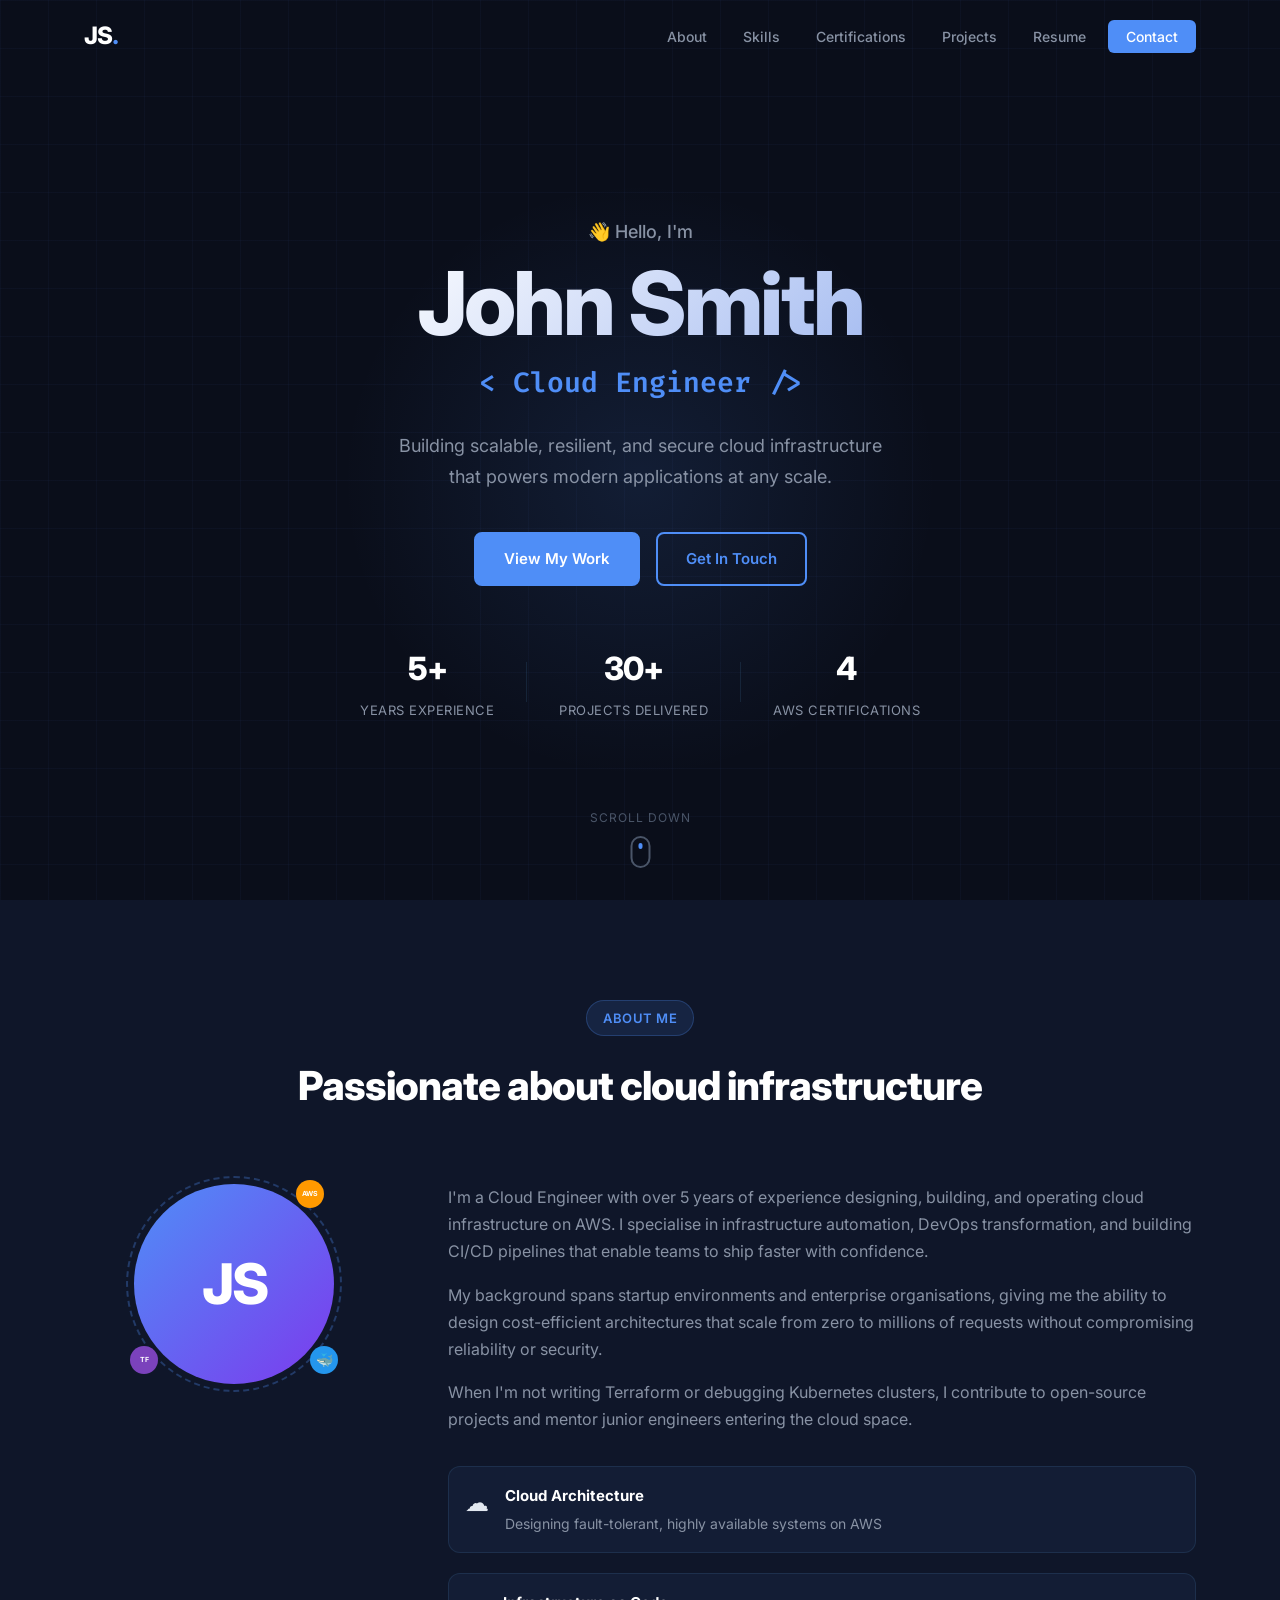
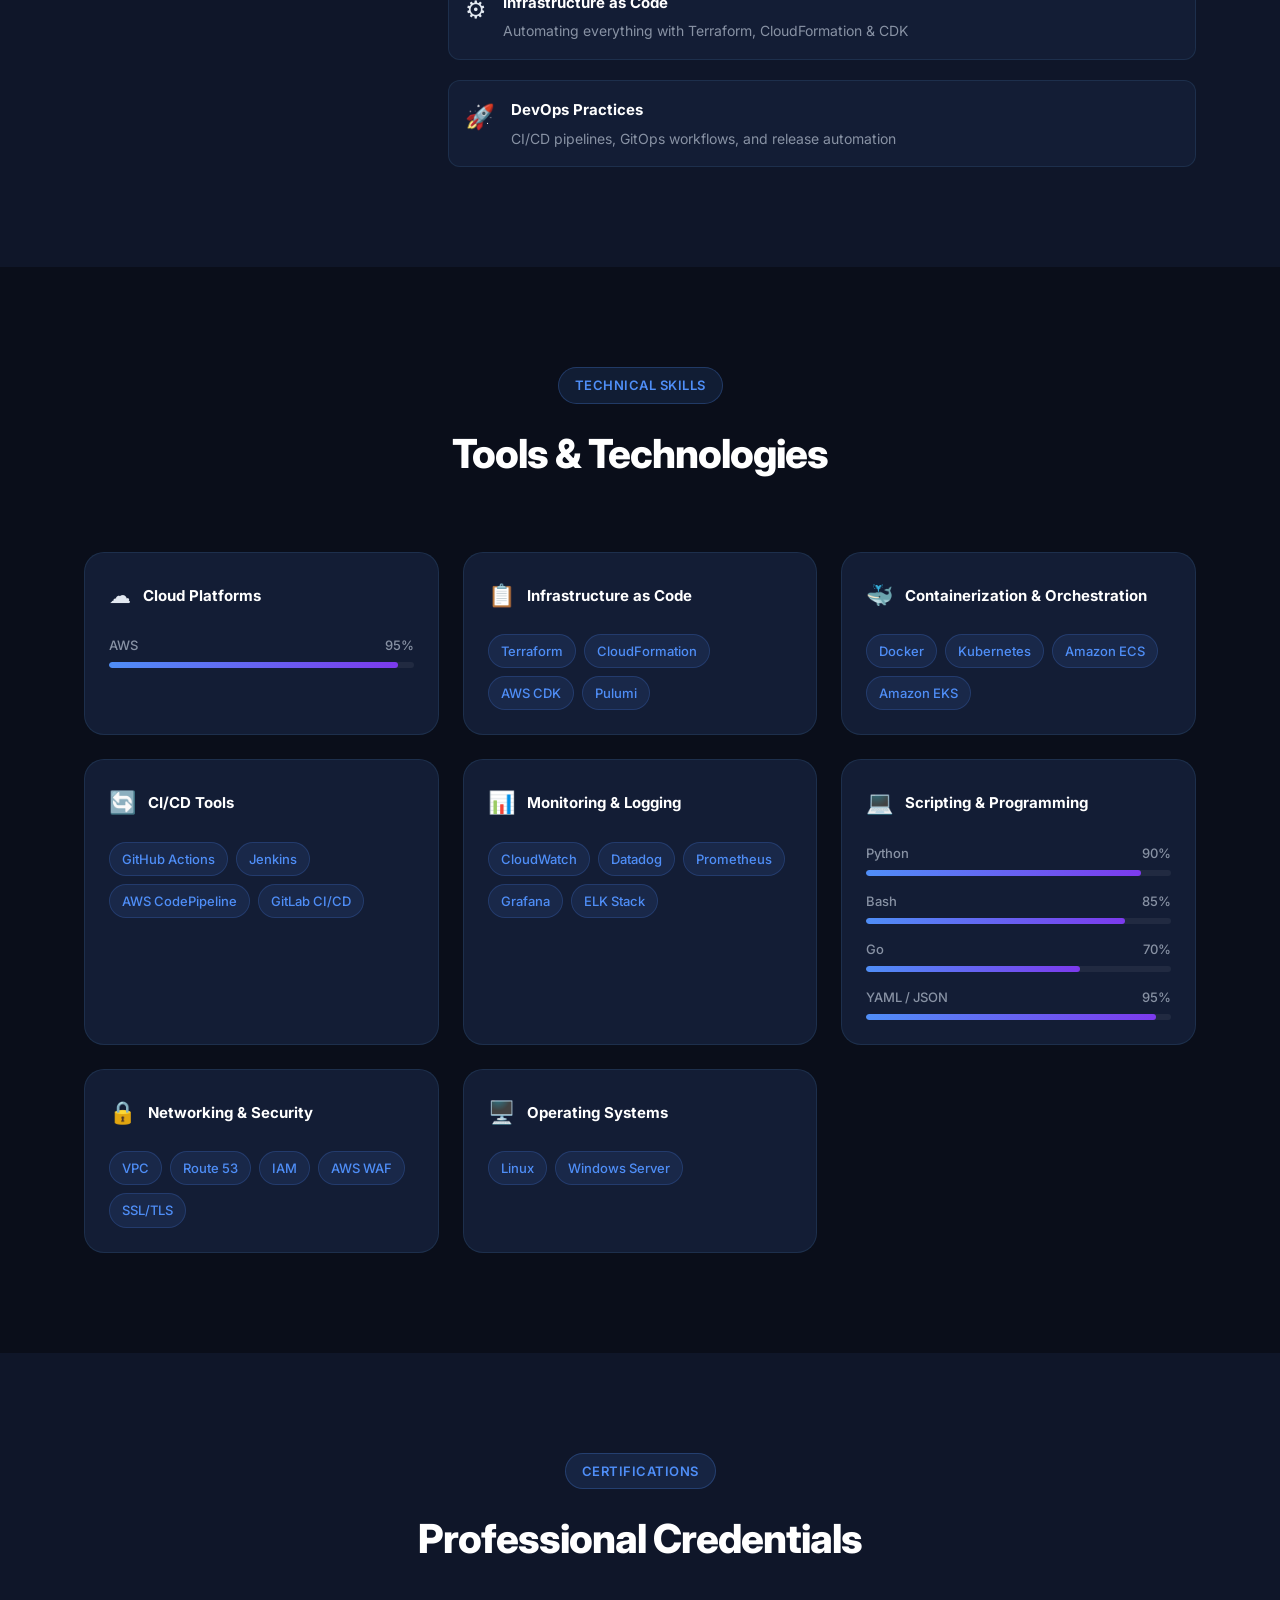
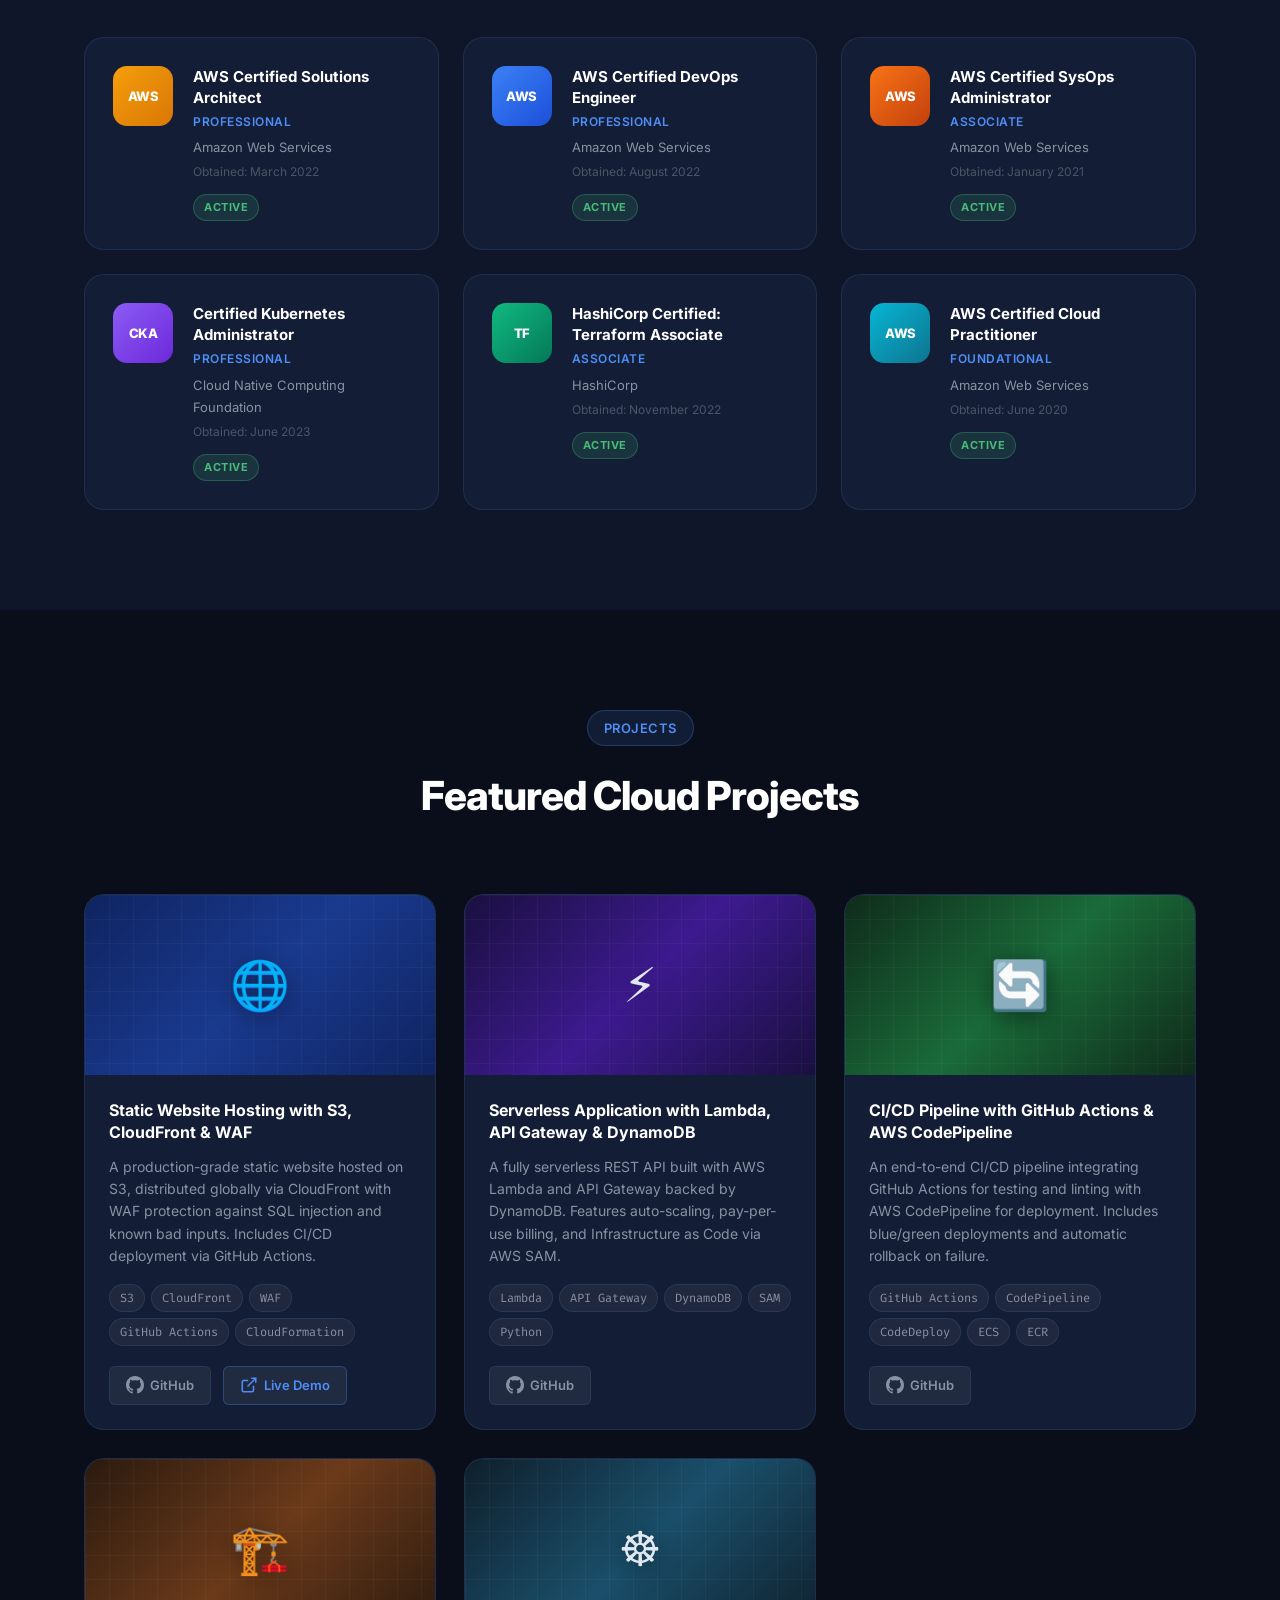
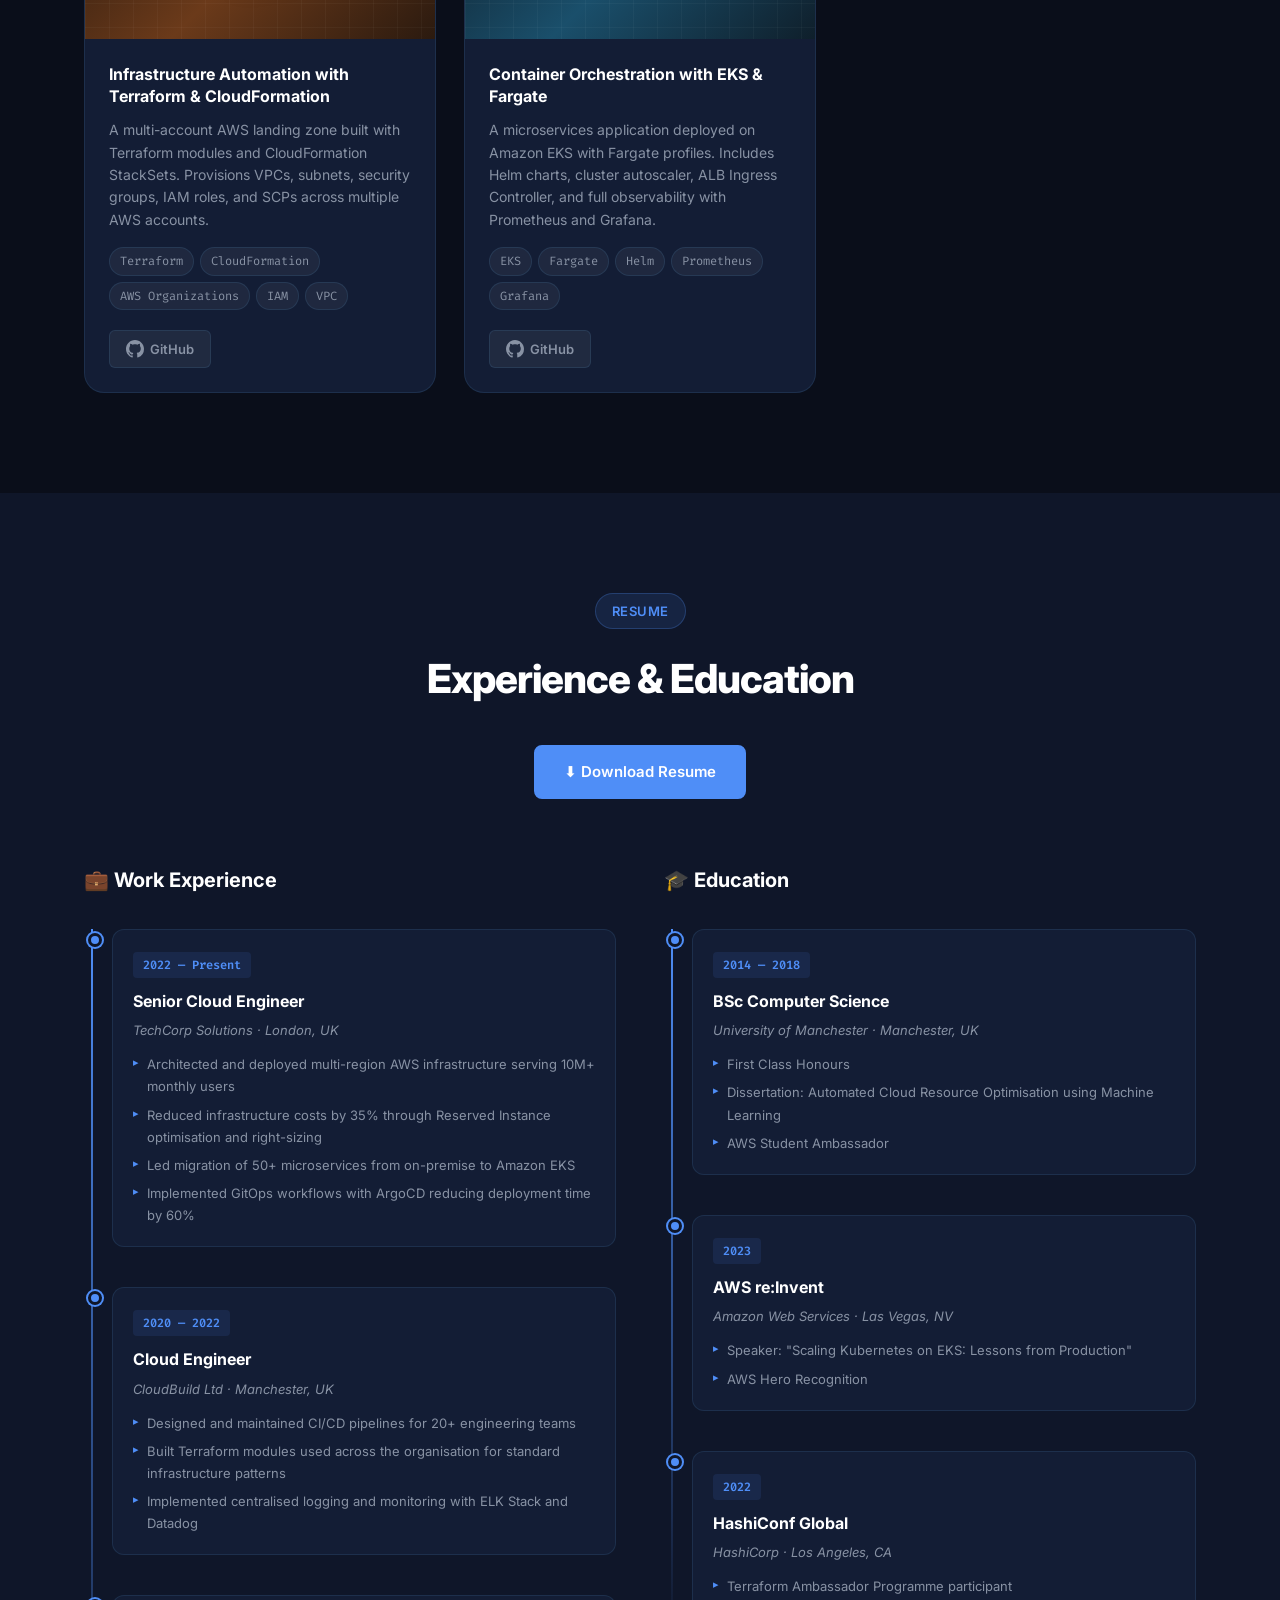
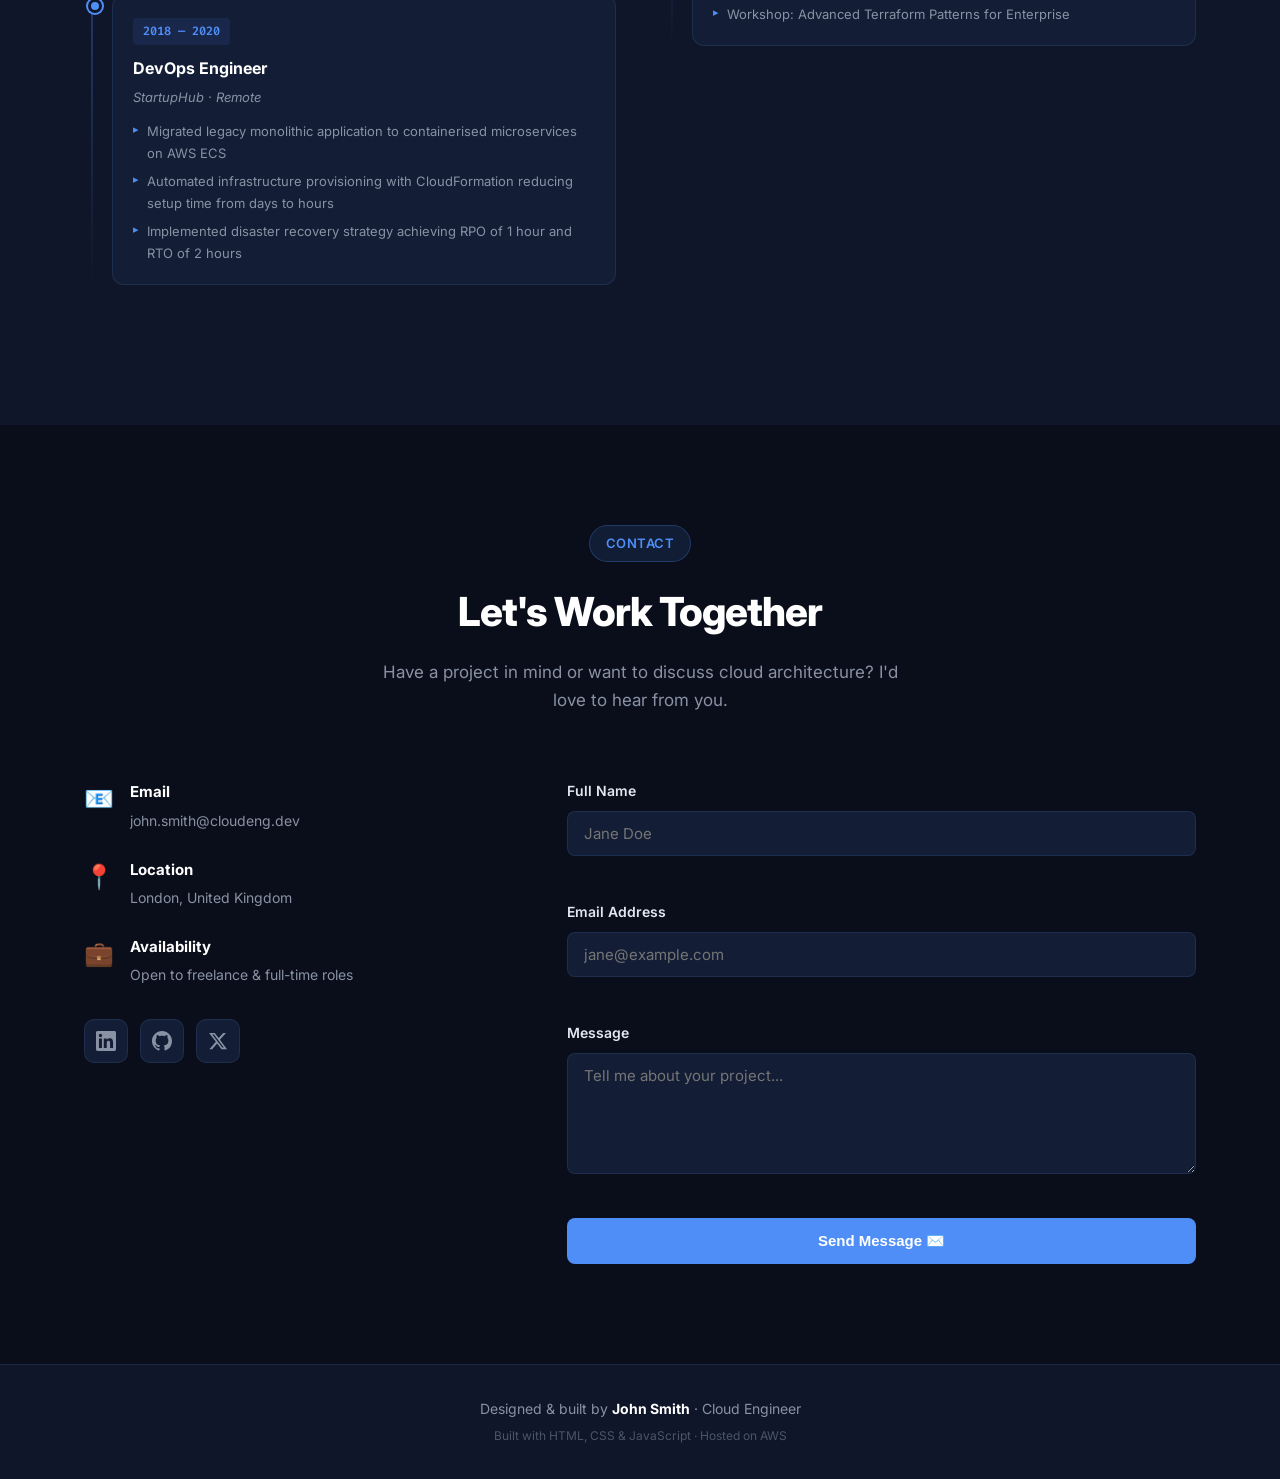
<file: portfolio/index.html>
<!DOCTYPE html>
<html lang="en">
<head>
  <meta charset="UTF-8" />
  <meta name="viewport" content="width=device-width, initial-scale=1.0" />
  <title>John Smith — Cloud Engineer</title>
  <link rel="stylesheet" href="styles.css" />
  <link rel="preconnect" href="https://fonts.googleapis.com" />
  <link href="https://fonts.googleapis.com/css2?family=Inter:wght@300;400;500;600;700;800&family=Fira+Code:wght@400;500&display=swap" rel="stylesheet" />
</head>
<body>

  <!-- ── NAVBAR ── -->
  <nav id="navbar">
    <div class="nav-container">
      <a href="#hero" class="nav-logo">JS<span>.</span></a>
      <button class="nav-toggle" id="nav-toggle" aria-label="Toggle navigation">
        <span></span><span></span><span></span>
      </button>
      <ul class="nav-links" id="nav-links">
        <li><a href="#about">About</a></li>
        <li><a href="#skills">Skills</a></li>
        <li><a href="#certifications">Certifications</a></li>
        <li><a href="#projects">Projects</a></li>
        <li><a href="#resume">Resume</a></li>
        <li><a href="#contact" class="nav-cta">Contact</a></li>
      </ul>
    </div>
  </nav>

  <!-- ── HERO ── -->
  <section id="hero">
    <div class="hero-bg">
      <div class="hero-grid"></div>
      <div class="hero-glow"></div>
    </div>
    <div class="hero-content">
      <p class="hero-greeting">👋 Hello, I'm</p>
      <h1 class="hero-name">John Smith</h1>
      <h2 class="hero-title">Cloud Engineer</h2>
      <p class="hero-tagline">Building scalable, resilient, and secure cloud infrastructure<br />that powers modern applications at any scale.</p>
      <div class="hero-actions">
        <a href="#projects" class="btn btn-primary">View My Work</a>
        <a href="#contact" class="btn btn-outline">Get In Touch</a>
      </div>
      <div class="hero-stats">
        <div class="stat"><span class="stat-number">5+</span><span class="stat-label">Years Experience</span></div>
        <div class="stat-divider"></div>
        <div class="stat"><span class="stat-number">30+</span><span class="stat-label">Projects Delivered</span></div>
        <div class="stat-divider"></div>
        <div class="stat"><span class="stat-number">4</span><span class="stat-label">AWS Certifications</span></div>
      </div>
    </div>
    <div class="hero-scroll">
      <span>Scroll down</span>
      <div class="scroll-indicator"></div>
    </div>
  </section>

  <!-- ── ABOUT ── -->
  <section id="about">
    <div class="container">
      <div class="section-header">
        <span class="section-tag">About Me</span>
        <h2>Passionate about cloud infrastructure</h2>
      </div>
      <div class="about-grid">
        <div class="about-image">
          <div class="about-avatar">
            <div class="avatar-initials">JS</div>
            <div class="avatar-ring"></div>
            <div class="avatar-dots">
              <span class="dot dot-aws"></span>
              <span class="dot dot-docker"></span>
              <span class="dot dot-terraform"></span>
            </div>
          </div>
        </div>
        <div class="about-text">
          <p>I'm a Cloud Engineer with over 5 years of experience designing, building, and operating cloud infrastructure on AWS. I specialise in infrastructure automation, DevOps transformation, and building CI/CD pipelines that enable teams to ship faster with confidence.</p>
          <p>My background spans startup environments and enterprise organisations, giving me the ability to design cost-efficient architectures that scale from zero to millions of requests without compromising reliability or security.</p>
          <p>When I'm not writing Terraform or debugging Kubernetes clusters, I contribute to open-source projects and mentor junior engineers entering the cloud space.</p>
          <div class="about-highlights">
            <div class="highlight">
              <span class="highlight-icon">☁️</span>
              <div>
                <strong>Cloud Architecture</strong>
                <p>Designing fault-tolerant, highly available systems on AWS</p>
              </div>
            </div>
            <div class="highlight">
              <span class="highlight-icon">⚙️</span>
              <div>
                <strong>Infrastructure as Code</strong>
                <p>Automating everything with Terraform, CloudFormation & CDK</p>
              </div>
            </div>
            <div class="highlight">
              <span class="highlight-icon">🚀</span>
              <div>
                <strong>DevOps Practices</strong>
                <p>CI/CD pipelines, GitOps workflows, and release automation</p>
              </div>
            </div>
          </div>
        </div>
      </div>
    </div>
  </section>

  <!-- ── SKILLS ── -->
  <section id="skills">
    <div class="container">
      <div class="section-header">
        <span class="section-tag">Technical Skills</span>
        <h2>Tools & Technologies</h2>
      </div>
      <div class="skills-grid">

        <div class="skill-category">
          <div class="skill-category-header">
            <span class="skill-icon">☁️</span>
            <h3>Cloud Platforms</h3>
          </div>
          <div class="skill-bar-list">
            <div class="skill-bar-item">
              <div class="skill-bar-label"><span>AWS</span><span>95%</span></div>
              <div class="skill-bar-track"><div class="skill-bar-fill" data-width="95"></div></div>
            </div>
          </div>
        </div>

        <div class="skill-category">
          <div class="skill-category-header">
            <span class="skill-icon">📋</span>
            <h3>Infrastructure as Code</h3>
          </div>
          <div class="skill-badges">
            <span class="badge">Terraform</span>
            <span class="badge">CloudFormation</span>
            <span class="badge">AWS CDK</span>
            <span class="badge">Pulumi</span>
          </div>
        </div>

        <div class="skill-category">
          <div class="skill-category-header">
            <span class="skill-icon">🐳</span>
            <h3>Containerization & Orchestration</h3>
          </div>
          <div class="skill-badges">
            <span class="badge">Docker</span>
            <span class="badge">Kubernetes</span>
            <span class="badge">Amazon ECS</span>
            <span class="badge">Amazon EKS</span>
          </div>
        </div>

        <div class="skill-category">
          <div class="skill-category-header">
            <span class="skill-icon">🔄</span>
            <h3>CI/CD Tools</h3>
          </div>
          <div class="skill-badges">
            <span class="badge">GitHub Actions</span>
            <span class="badge">Jenkins</span>
            <span class="badge">AWS CodePipeline</span>
            <span class="badge">GitLab CI/CD</span>
          </div>
        </div>

        <div class="skill-category">
          <div class="skill-category-header">
            <span class="skill-icon">📊</span>
            <h3>Monitoring & Logging</h3>
          </div>
          <div class="skill-badges">
            <span class="badge">CloudWatch</span>
            <span class="badge">Datadog</span>
            <span class="badge">Prometheus</span>
            <span class="badge">Grafana</span>
            <span class="badge">ELK Stack</span>
          </div>
        </div>

        <div class="skill-category">
          <div class="skill-category-header">
            <span class="skill-icon">💻</span>
            <h3>Scripting & Programming</h3>
          </div>
          <div class="skill-bar-list">
            <div class="skill-bar-item">
              <div class="skill-bar-label"><span>Python</span><span>90%</span></div>
              <div class="skill-bar-track"><div class="skill-bar-fill" data-width="90"></div></div>
            </div>
            <div class="skill-bar-item">
              <div class="skill-bar-label"><span>Bash</span><span>85%</span></div>
              <div class="skill-bar-track"><div class="skill-bar-fill" data-width="85"></div></div>
            </div>
            <div class="skill-bar-item">
              <div class="skill-bar-label"><span>Go</span><span>70%</span></div>
              <div class="skill-bar-track"><div class="skill-bar-fill" data-width="70"></div></div>
            </div>
            <div class="skill-bar-item">
              <div class="skill-bar-label"><span>YAML / JSON</span><span>95%</span></div>
              <div class="skill-bar-track"><div class="skill-bar-fill" data-width="95"></div></div>
            </div>
          </div>
        </div>

        <div class="skill-category">
          <div class="skill-category-header">
            <span class="skill-icon">🔒</span>
            <h3>Networking & Security</h3>
          </div>
          <div class="skill-badges">
            <span class="badge">VPC</span>
            <span class="badge">Route 53</span>
            <span class="badge">IAM</span>
            <span class="badge">AWS WAF</span>
            <span class="badge">SSL/TLS</span>
          </div>
        </div>

        <div class="skill-category">
          <div class="skill-category-header">
            <span class="skill-icon">🖥️</span>
            <h3>Operating Systems</h3>
          </div>
          <div class="skill-badges">
            <span class="badge">Linux</span>
            <span class="badge">Windows Server</span>
          </div>
        </div>

      </div>
    </div>
  </section>

  <!-- ── CERTIFICATIONS ── -->
  <section id="certifications">
    <div class="container">
      <div class="section-header">
        <span class="section-tag">Certifications</span>
        <h2>Professional Credentials</h2>
      </div>
      <div class="certs-grid">
        <div class="cert-card">
          <div class="cert-badge cert-gold">
            <span class="cert-logo">AWS</span>
          </div>
          <div class="cert-info">
            <h3>AWS Certified Solutions Architect</h3>
            <p class="cert-level">Professional</p>
            <p class="cert-issuer">Amazon Web Services</p>
            <p class="cert-date">Obtained: March 2022</p>
            <span class="cert-status active">Active</span>
          </div>
        </div>
        <div class="cert-card">
          <div class="cert-badge cert-blue">
            <span class="cert-logo">AWS</span>
          </div>
          <div class="cert-info">
            <h3>AWS Certified DevOps Engineer</h3>
            <p class="cert-level">Professional</p>
            <p class="cert-issuer">Amazon Web Services</p>
            <p class="cert-date">Obtained: August 2022</p>
            <span class="cert-status active">Active</span>
          </div>
        </div>
        <div class="cert-card">
          <div class="cert-badge cert-orange">
            <span class="cert-logo">AWS</span>
          </div>
          <div class="cert-info">
            <h3>AWS Certified SysOps Administrator</h3>
            <p class="cert-level">Associate</p>
            <p class="cert-issuer">Amazon Web Services</p>
            <p class="cert-date">Obtained: January 2021</p>
            <span class="cert-status active">Active</span>
          </div>
        </div>
        <div class="cert-card">
          <div class="cert-badge cert-purple">
            <span class="cert-logo">CKA</span>
          </div>
          <div class="cert-info">
            <h3>Certified Kubernetes Administrator</h3>
            <p class="cert-level">Professional</p>
            <p class="cert-issuer">Cloud Native Computing Foundation</p>
            <p class="cert-date">Obtained: June 2023</p>
            <span class="cert-status active">Active</span>
          </div>
        </div>
        <div class="cert-card">
          <div class="cert-badge cert-green">
            <span class="cert-logo">TF</span>
          </div>
          <div class="cert-info">
            <h3>HashiCorp Certified: Terraform Associate</h3>
            <p class="cert-level">Associate</p>
            <p class="cert-issuer">HashiCorp</p>
            <p class="cert-date">Obtained: November 2022</p>
            <span class="cert-status active">Active</span>
          </div>
        </div>
        <div class="cert-card">
          <div class="cert-badge cert-teal">
            <span class="cert-logo">AWS</span>
          </div>
          <div class="cert-info">
            <h3>AWS Certified Cloud Practitioner</h3>
            <p class="cert-level">Foundational</p>
            <p class="cert-issuer">Amazon Web Services</p>
            <p class="cert-date">Obtained: June 2020</p>
            <span class="cert-status active">Active</span>
          </div>
        </div>
      </div>
    </div>
  </section>

  <!-- ── PROJECTS ── -->
  <section id="projects">
    <div class="container">
      <div class="section-header">
        <span class="section-tag">Projects</span>
        <h2>Featured Cloud Projects</h2>
      </div>
      <div class="projects-grid">

        <div class="project-card">
          <div class="project-thumb project-thumb-1">
            <div class="project-thumb-overlay">
              <span class="project-thumb-icon">🌐</span>
            </div>
          </div>
          <div class="project-content">
            <h3>Static Website Hosting with S3, CloudFront & WAF</h3>
            <p>A production-grade static website hosted on S3, distributed globally via CloudFront with WAF protection against SQL injection and known bad inputs. Includes CI/CD deployment via GitHub Actions.</p>
            <div class="project-tags">
              <span>S3</span><span>CloudFront</span><span>WAF</span><span>GitHub Actions</span><span>CloudFormation</span>
            </div>
            <div class="project-links">
              <a href="#" class="project-link" aria-label="View on GitHub">
                <svg viewBox="0 0 24 24" width="18" height="18" fill="currentColor"><path d="M12 0C5.37 0 0 5.37 0 12c0 5.31 3.435 9.795 8.205 11.385.6.105.825-.255.825-.57 0-.285-.015-1.23-.015-2.235-3.015.555-3.795-.735-4.035-1.41-.135-.345-.72-1.41-1.23-1.695-.42-.225-1.02-.78-.015-.795.945-.015 1.62.87 1.845 1.23 1.08 1.815 2.805 1.305 3.495.99.105-.78.42-1.305.765-1.605-2.67-.3-5.46-1.335-5.46-5.925 0-1.305.465-2.385 1.23-3.225-.12-.3-.54-1.53.12-3.18 0 0 1.005-.315 3.3 1.23.96-.27 1.98-.405 3-.405s2.04.135 3 .405c2.295-1.56 3.3-1.23 3.3-1.23.66 1.65.24 2.88.12 3.18.765.84 1.23 1.905 1.23 3.225 0 4.605-2.805 5.625-5.475 5.925.435.375.81 1.095.81 2.22 0 1.605-.015 2.895-.015 3.3 0 .315.225.69.825.57A12.02 12.02 0 0 0 24 12c0-6.63-5.37-12-12-12z"/></svg>
                GitHub
              </a>
              <a href="#" class="project-link project-link-demo" aria-label="Live demo">
                <svg viewBox="0 0 24 24" width="18" height="18" fill="none" stroke="currentColor" stroke-width="2"><path d="M18 13v6a2 2 0 0 1-2 2H5a2 2 0 0 1-2-2V8a2 2 0 0 1 2-2h6"/><polyline points="15 3 21 3 21 9"/><line x1="10" y1="14" x2="21" y2="3"/></svg>
                Live Demo
              </a>
            </div>
          </div>
        </div>

        <div class="project-card">
          <div class="project-thumb project-thumb-2">
            <div class="project-thumb-overlay">
              <span class="project-thumb-icon">⚡</span>
            </div>
          </div>
          <div class="project-content">
            <h3>Serverless Application with Lambda, API Gateway & DynamoDB</h3>
            <p>A fully serverless REST API built with AWS Lambda and API Gateway backed by DynamoDB. Features auto-scaling, pay-per-use billing, and Infrastructure as Code via AWS SAM.</p>
            <div class="project-tags">
              <span>Lambda</span><span>API Gateway</span><span>DynamoDB</span><span>SAM</span><span>Python</span>
            </div>
            <div class="project-links">
              <a href="#" class="project-link" aria-label="View on GitHub">
                <svg viewBox="0 0 24 24" width="18" height="18" fill="currentColor"><path d="M12 0C5.37 0 0 5.37 0 12c0 5.31 3.435 9.795 8.205 11.385.6.105.825-.255.825-.57 0-.285-.015-1.23-.015-2.235-3.015.555-3.795-.735-4.035-1.41-.135-.345-.72-1.41-1.23-1.695-.42-.225-1.02-.78-.015-.795.945-.015 1.62.87 1.845 1.23 1.08 1.815 2.805 1.305 3.495.99.105-.78.42-1.305.765-1.605-2.67-.3-5.46-1.335-5.46-5.925 0-1.305.465-2.385 1.23-3.225-.12-.3-.54-1.53.12-3.18 0 0 1.005-.315 3.3 1.23.96-.27 1.98-.405 3-.405s2.04.135 3 .405c2.295-1.56 3.3-1.23 3.3-1.23.66 1.65.24 2.88.12 3.18.765.84 1.23 1.905 1.23 3.225 0 4.605-2.805 5.625-5.475 5.925.435.375.81 1.095.81 2.22 0 1.605-.015 2.895-.015 3.3 0 .315.225.69.825.57A12.02 12.02 0 0 0 24 12c0-6.63-5.37-12-12-12z"/></svg>
                GitHub
              </a>
            </div>
          </div>
        </div>

        <div class="project-card">
          <div class="project-thumb project-thumb-3">
            <div class="project-thumb-overlay">
              <span class="project-thumb-icon">🔄</span>
            </div>
          </div>
          <div class="project-content">
            <h3>CI/CD Pipeline with GitHub Actions & AWS CodePipeline</h3>
            <p>An end-to-end CI/CD pipeline integrating GitHub Actions for testing and linting with AWS CodePipeline for deployment. Includes blue/green deployments and automatic rollback on failure.</p>
            <div class="project-tags">
              <span>GitHub Actions</span><span>CodePipeline</span><span>CodeDeploy</span><span>ECS</span><span>ECR</span>
            </div>
            <div class="project-links">
              <a href="#" class="project-link" aria-label="View on GitHub">
                <svg viewBox="0 0 24 24" width="18" height="18" fill="currentColor"><path d="M12 0C5.37 0 0 5.37 0 12c0 5.31 3.435 9.795 8.205 11.385.6.105.825-.255.825-.57 0-.285-.015-1.23-.015-2.235-3.015.555-3.795-.735-4.035-1.41-.135-.345-.72-1.41-1.23-1.695-.42-.225-1.02-.78-.015-.795.945-.015 1.62.87 1.845 1.23 1.08 1.815 2.805 1.305 3.495.99.105-.78.42-1.305.765-1.605-2.67-.3-5.46-1.335-5.46-5.925 0-1.305.465-2.385 1.23-3.225-.12-.3-.54-1.53.12-3.18 0 0 1.005-.315 3.3 1.23.96-.27 1.98-.405 3-.405s2.04.135 3 .405c2.295-1.56 3.3-1.23 3.3-1.23.66 1.65.24 2.88.12 3.18.765.84 1.23 1.905 1.23 3.225 0 4.605-2.805 5.625-5.475 5.925.435.375.81 1.095.81 2.22 0 1.605-.015 2.895-.015 3.3 0 .315.225.69.825.57A12.02 12.02 0 0 0 24 12c0-6.63-5.37-12-12-12z"/></svg>
                GitHub
              </a>
            </div>
          </div>
        </div>

        <div class="project-card">
          <div class="project-thumb project-thumb-4">
            <div class="project-thumb-overlay">
              <span class="project-thumb-icon">🏗️</span>
            </div>
          </div>
          <div class="project-content">
            <h3>Infrastructure Automation with Terraform & CloudFormation</h3>
            <p>A multi-account AWS landing zone built with Terraform modules and CloudFormation StackSets. Provisions VPCs, subnets, security groups, IAM roles, and SCPs across multiple AWS accounts.</p>
            <div class="project-tags">
              <span>Terraform</span><span>CloudFormation</span><span>AWS Organizations</span><span>IAM</span><span>VPC</span>
            </div>
            <div class="project-links">
              <a href="#" class="project-link" aria-label="View on GitHub">
                <svg viewBox="0 0 24 24" width="18" height="18" fill="currentColor"><path d="M12 0C5.37 0 0 5.37 0 12c0 5.31 3.435 9.795 8.205 11.385.6.105.825-.255.825-.57 0-.285-.015-1.23-.015-2.235-3.015.555-3.795-.735-4.035-1.41-.135-.345-.72-1.41-1.23-1.695-.42-.225-1.02-.78-.015-.795.945-.015 1.62.87 1.845 1.23 1.08 1.815 2.805 1.305 3.495.99.105-.78.42-1.305.765-1.605-2.67-.3-5.46-1.335-5.46-5.925 0-1.305.465-2.385 1.23-3.225-.12-.3-.54-1.53.12-3.18 0 0 1.005-.315 3.3 1.23.96-.27 1.98-.405 3-.405s2.04.135 3 .405c2.295-1.56 3.3-1.23 3.3-1.23.66 1.65.24 2.88.12 3.18.765.84 1.23 1.905 1.23 3.225 0 4.605-2.805 5.625-5.475 5.925.435.375.81 1.095.81 2.22 0 1.605-.015 2.895-.015 3.3 0 .315.225.69.825.57A12.02 12.02 0 0 0 24 12c0-6.63-5.37-12-12-12z"/></svg>
                GitHub
              </a>
            </div>
          </div>
        </div>

        <div class="project-card">
          <div class="project-thumb project-thumb-5">
            <div class="project-thumb-overlay">
              <span class="project-thumb-icon">☸️</span>
            </div>
          </div>
          <div class="project-content">
            <h3>Container Orchestration with EKS & Fargate</h3>
            <p>A microservices application deployed on Amazon EKS with Fargate profiles. Includes Helm charts, cluster autoscaler, ALB Ingress Controller, and full observability with Prometheus and Grafana.</p>
            <div class="project-tags">
              <span>EKS</span><span>Fargate</span><span>Helm</span><span>Prometheus</span><span>Grafana</span>
            </div>
            <div class="project-links">
              <a href="#" class="project-link" aria-label="View on GitHub">
                <svg viewBox="0 0 24 24" width="18" height="18" fill="currentColor"><path d="M12 0C5.37 0 0 5.37 0 12c0 5.31 3.435 9.795 8.205 11.385.6.105.825-.255.825-.57 0-.285-.015-1.23-.015-2.235-3.015.555-3.795-.735-4.035-1.41-.135-.345-.72-1.41-1.23-1.695-.42-.225-1.02-.78-.015-.795.945-.015 1.62.87 1.845 1.23 1.08 1.815 2.805 1.305 3.495.99.105-.78.42-1.305.765-1.605-2.67-.3-5.46-1.335-5.46-5.925 0-1.305.465-2.385 1.23-3.225-.12-.3-.54-1.53.12-3.18 0 0 1.005-.315 3.3 1.23.96-.27 1.98-.405 3-.405s2.04.135 3 .405c2.295-1.56 3.3-1.23 3.3-1.23.66 1.65.24 2.88.12 3.18.765.84 1.23 1.905 1.23 3.225 0 4.605-2.805 5.625-5.475 5.925.435.375.81 1.095.81 2.22 0 1.605-.015 2.895-.015 3.3 0 .315.225.69.825.57A12.02 12.02 0 0 0 24 12c0-6.63-5.37-12-12-12z"/></svg>
                GitHub
              </a>
            </div>
          </div>
        </div>

      </div>
    </div>
  </section>

  <!-- ── RESUME ── -->
  <section id="resume">
    <div class="container">
      <div class="section-header">
        <span class="section-tag">Resume</span>
        <h2>Experience & Education</h2>
        <a href="#" class="btn btn-primary" id="download-resume">⬇ Download Resume</a>
      </div>
      <div class="resume-grid">
        <!-- Experience -->
        <div class="timeline-col">
          <h3 class="timeline-heading">💼 Work Experience</h3>
          <div class="timeline">
            <div class="timeline-item">
              <div class="timeline-dot"></div>
              <div class="timeline-content">
                <span class="timeline-date">2022 — Present</span>
                <h4>Senior Cloud Engineer</h4>
                <p class="timeline-company">TechCorp Solutions · London, UK</p>
                <ul>
                  <li>Architected and deployed multi-region AWS infrastructure serving 10M+ monthly users</li>
                  <li>Reduced infrastructure costs by 35% through Reserved Instance optimisation and right-sizing</li>
                  <li>Led migration of 50+ microservices from on-premise to Amazon EKS</li>
                  <li>Implemented GitOps workflows with ArgoCD reducing deployment time by 60%</li>
                </ul>
              </div>
            </div>
            <div class="timeline-item">
              <div class="timeline-dot"></div>
              <div class="timeline-content">
                <span class="timeline-date">2020 — 2022</span>
                <h4>Cloud Engineer</h4>
                <p class="timeline-company">CloudBuild Ltd · Manchester, UK</p>
                <ul>
                  <li>Designed and maintained CI/CD pipelines for 20+ engineering teams</li>
                  <li>Built Terraform modules used across the organisation for standard infrastructure patterns</li>
                  <li>Implemented centralised logging and monitoring with ELK Stack and Datadog</li>
                </ul>
              </div>
            </div>
            <div class="timeline-item">
              <div class="timeline-dot"></div>
              <div class="timeline-content">
                <span class="timeline-date">2018 — 2020</span>
                <h4>DevOps Engineer</h4>
                <p class="timeline-company">StartupHub · Remote</p>
                <ul>
                  <li>Migrated legacy monolithic application to containerised microservices on AWS ECS</li>
                  <li>Automated infrastructure provisioning with CloudFormation reducing setup time from days to hours</li>
                  <li>Implemented disaster recovery strategy achieving RPO of 1 hour and RTO of 2 hours</li>
                </ul>
              </div>
            </div>
          </div>
        </div>
        <!-- Education -->
        <div class="timeline-col">
          <h3 class="timeline-heading">🎓 Education</h3>
          <div class="timeline">
            <div class="timeline-item">
              <div class="timeline-dot"></div>
              <div class="timeline-content">
                <span class="timeline-date">2014 — 2018</span>
                <h4>BSc Computer Science</h4>
                <p class="timeline-company">University of Manchester · Manchester, UK</p>
                <ul>
                  <li>First Class Honours</li>
                  <li>Dissertation: Automated Cloud Resource Optimisation using Machine Learning</li>
                  <li>AWS Student Ambassador</li>
                </ul>
              </div>
            </div>
            <div class="timeline-item">
              <div class="timeline-dot"></div>
              <div class="timeline-content">
                <span class="timeline-date">2023</span>
                <h4>AWS re:Invent</h4>
                <p class="timeline-company">Amazon Web Services · Las Vegas, NV</p>
                <ul>
                  <li>Speaker: "Scaling Kubernetes on EKS: Lessons from Production"</li>
                  <li>AWS Hero Recognition</li>
                </ul>
              </div>
            </div>
            <div class="timeline-item">
              <div class="timeline-dot"></div>
              <div class="timeline-content">
                <span class="timeline-date">2022</span>
                <h4>HashiConf Global</h4>
                <p class="timeline-company">HashiCorp · Los Angeles, CA</p>
                <ul>
                  <li>Terraform Ambassador Programme participant</li>
                  <li>Workshop: Advanced Terraform Patterns for Enterprise</li>
                </ul>
              </div>
            </div>
          </div>
        </div>
      </div>
    </div>
  </section>

  <!-- ── CONTACT ── -->
  <section id="contact">
    <div class="container">
      <div class="section-header">
        <span class="section-tag">Contact</span>
        <h2>Let's Work Together</h2>
        <p class="section-subtitle">Have a project in mind or want to discuss cloud architecture? I'd love to hear from you.</p>
      </div>
      <div class="contact-grid">
        <div class="contact-info">
          <div class="contact-item">
            <span class="contact-icon">📧</span>
            <div>
              <strong>Email</strong>
              <p>john.smith@cloudeng.dev</p>
            </div>
          </div>
          <div class="contact-item">
            <span class="contact-icon">📍</span>
            <div>
              <strong>Location</strong>
              <p>London, United Kingdom</p>
            </div>
          </div>
          <div class="contact-item">
            <span class="contact-icon">💼</span>
            <div>
              <strong>Availability</strong>
              <p>Open to freelance & full-time roles</p>
            </div>
          </div>
          <div class="social-links">
            <a href="https://linkedin.com" target="_blank" rel="noopener" class="social-link social-linkedin" aria-label="LinkedIn">
              <svg viewBox="0 0 24 24" width="20" height="20" fill="currentColor"><path d="M20.447 20.452h-3.554v-5.569c0-1.328-.027-3.037-1.852-3.037-1.853 0-2.136 1.445-2.136 2.939v5.667H9.351V9h3.414v1.561h.046c.477-.9 1.637-1.85 3.37-1.85 3.601 0 4.267 2.37 4.267 5.455v6.286zM5.337 7.433a2.062 2.062 0 0 1-2.063-2.065 2.064 2.064 0 1 1 2.063 2.065zm1.782 13.019H3.555V9h3.564v11.452zM22.225 0H1.771C.792 0 0 .774 0 1.729v20.542C0 23.227.792 24 1.771 24h20.451C23.2 24 24 23.227 24 22.271V1.729C24 .774 23.2 0 22.222 0h.003z"/></svg>
            </a>
            <a href="https://github.com" target="_blank" rel="noopener" class="social-link social-github" aria-label="GitHub">
              <svg viewBox="0 0 24 24" width="20" height="20" fill="currentColor"><path d="M12 0C5.37 0 0 5.37 0 12c0 5.31 3.435 9.795 8.205 11.385.6.105.825-.255.825-.57 0-.285-.015-1.23-.015-2.235-3.015.555-3.795-.735-4.035-1.41-.135-.345-.72-1.41-1.23-1.695-.42-.225-1.02-.78-.015-.795.945-.015 1.62.87 1.845 1.23 1.08 1.815 2.805 1.305 3.495.99.105-.78.42-1.305.765-1.605-2.67-.3-5.46-1.335-5.46-5.925 0-1.305.465-2.385 1.23-3.225-.12-.3-.54-1.53.12-3.18 0 0 1.005-.315 3.3 1.23.96-.27 1.98-.405 3-.405s2.04.135 3 .405c2.295-1.56 3.3-1.23 3.3-1.23.66 1.65.24 2.88.12 3.18.765.84 1.23 1.905 1.23 3.225 0 4.605-2.805 5.625-5.475 5.925.435.375.81 1.095.81 2.22 0 1.605-.015 2.895-.015 3.3 0 .315.225.69.825.57A12.02 12.02 0 0 0 24 12c0-6.63-5.37-12-12-12z"/></svg>
            </a>
            <a href="https://twitter.com" target="_blank" rel="noopener" class="social-link social-twitter" aria-label="Twitter">
              <svg viewBox="0 0 24 24" width="20" height="20" fill="currentColor"><path d="M18.244 2.25h3.308l-7.227 8.26 8.502 11.24H16.17l-5.214-6.817L4.99 21.75H1.68l7.73-8.835L1.254 2.25H8.08l4.713 6.231zm-1.161 17.52h1.833L7.084 4.126H5.117z"/></svg>
            </a>
          </div>
        </div>
        <form class="contact-form" id="contact-form" novalidate>
          <div class="form-group">
            <label for="name">Full Name</label>
            <input type="text" id="name" name="name" placeholder="Jane Doe" required autocomplete="name" />
            <span class="form-error" id="name-error"></span>
          </div>
          <div class="form-group">
            <label for="email">Email Address</label>
            <input type="email" id="email" name="email" placeholder="jane@example.com" required autocomplete="email" />
            <span class="form-error" id="email-error"></span>
          </div>
          <div class="form-group">
            <label for="message">Message</label>
            <textarea id="message" name="message" rows="5" placeholder="Tell me about your project..." required></textarea>
            <span class="form-error" id="message-error"></span>
          </div>
          <button type="submit" class="btn btn-primary btn-full">Send Message ✉️</button>
          <div class="form-success" id="form-success">
            ✅ Thanks for reaching out! I'll get back to you within 24 hours.
          </div>
        </form>
      </div>
    </div>
  </section>

  <!-- ── FOOTER ── -->
  <footer>
    <div class="container">
      <p>Designed & built by <strong>John Smith</strong> · Cloud Engineer</p>
      <p class="footer-sub">Built with HTML, CSS & JavaScript · Hosted on AWS</p>
    </div>
  </footer>

  <script src="app.js"></script>
</body>
</html>
</file>
<file: portfolio/styles.css>
/* ── RESET & BASE ─────────────────────────────────────────── */
*, *::before, *::after { box-sizing: border-box; margin: 0; padding: 0; }

:root {
  --bg:          #0a0e1a;
  --bg-2:        #0f1629;
  --bg-card:     #131d35;
  --bg-card-hover: #172040;
  --border:      rgba(99, 179, 237, 0.12);
  --accent:      #4f8ef7;
  --accent-2:    #7c3aed;
  --accent-glow: rgba(79, 142, 247, 0.25);
  --text:        #e2e8f0;
  --text-muted:  #8892a4;
  --text-dim:    #4a5568;
  --white:       #ffffff;
  --success:     #48bb78;
  --font:        'Inter', system-ui, sans-serif;
  --mono:        'Fira Code', monospace;
  --radius:      12px;
  --radius-lg:   20px;
  --shadow:      0 4px 24px rgba(0,0,0,0.4);
  --shadow-lg:   0 8px 48px rgba(0,0,0,0.6);
  --transition:  0.3s ease;
}

html { scroll-behavior: smooth; }

body {
  font-family: var(--font);
  background: var(--bg);
  color: var(--text);
  line-height: 1.7;
  overflow-x: hidden;
}

a { color: inherit; text-decoration: none; }
ul { list-style: none; }
img { display: block; max-width: 100%; }

/* ── SCROLLBAR ────────────────────────────────────────────── */
::-webkit-scrollbar { width: 6px; }
::-webkit-scrollbar-track { background: var(--bg); }
::-webkit-scrollbar-thumb { background: var(--accent); border-radius: 3px; }

/* ── CONTAINER ────────────────────────────────────────────── */
.container {
  max-width: 1160px;
  margin: 0 auto;
  padding: 0 24px;
}

/* ── BUTTONS ──────────────────────────────────────────────── */
.btn {
  display: inline-flex;
  align-items: center;
  gap: 8px;
  padding: 12px 28px;
  border-radius: 8px;
  font-size: 15px;
  font-weight: 600;
  cursor: pointer;
  transition: var(--transition);
  border: 2px solid transparent;
  white-space: nowrap;
}
.btn-primary {
  background: var(--accent);
  color: var(--white);
  border-color: var(--accent);
}
.btn-primary:hover {
  background: #3a7de8;
  border-color: #3a7de8;
  transform: translateY(-2px);
  box-shadow: 0 8px 24px var(--accent-glow);
}
.btn-outline {
  background: transparent;
  color: var(--accent);
  border-color: var(--accent);
}
.btn-outline:hover {
  background: var(--accent-glow);
  transform: translateY(-2px);
}
.btn-full { width: 100%; justify-content: center; }

/* ── NAVBAR ───────────────────────────────────────────────── */
#navbar {
  position: fixed;
  top: 0; left: 0; right: 0;
  z-index: 1000;
  padding: 16px 0;
  transition: background var(--transition), box-shadow var(--transition), padding var(--transition);
}
#navbar.scrolled {
  background: rgba(10, 14, 26, 0.95);
  backdrop-filter: blur(12px);
  -webkit-backdrop-filter: blur(12px);
  box-shadow: 0 1px 0 var(--border);
  padding: 12px 0;
}
.nav-container {
  max-width: 1160px;
  margin: 0 auto;
  padding: 0 24px;
  display: flex;
  align-items: center;
  justify-content: space-between;
}
.nav-logo {
  font-size: 24px;
  font-weight: 800;
  color: var(--white);
  letter-spacing: -1px;
}
.nav-logo span { color: var(--accent); }
.nav-links {
  display: flex;
  align-items: center;
  gap: 8px;
}
.nav-links a {
  padding: 8px 14px;
  border-radius: 6px;
  font-size: 14px;
  font-weight: 500;
  color: var(--text-muted);
  transition: var(--transition);
}
.nav-links a:hover,
.nav-links a.active { color: var(--white); }
.nav-links .nav-cta {
  background: var(--accent);
  color: var(--white) !important;
  padding: 8px 18px;
  border-radius: 6px;
}
.nav-links .nav-cta:hover { background: #3a7de8; }
.nav-toggle {
  display: none;
  flex-direction: column;
  gap: 5px;
  background: none;
  border: none;
  cursor: pointer;
  padding: 4px;
}
.nav-toggle span {
  display: block;
  width: 24px;
  height: 2px;
  background: var(--text);
  border-radius: 2px;
  transition: var(--transition);
}

/* ── SECTION SHARED ───────────────────────────────────────── */
section { padding: 100px 0; }
.section-header {
  text-align: center;
  margin-bottom: 64px;
}
.section-tag {
  display: inline-block;
  padding: 6px 16px;
  background: rgba(79, 142, 247, 0.12);
  color: var(--accent);
  border: 1px solid rgba(79, 142, 247, 0.25);
  border-radius: 100px;
  font-size: 13px;
  font-weight: 600;
  letter-spacing: 0.5px;
  text-transform: uppercase;
  margin-bottom: 16px;
}
.section-header h2 {
  font-size: clamp(28px, 4vw, 40px);
  font-weight: 800;
  color: var(--white);
  letter-spacing: -1px;
  margin-bottom: 12px;
}
.section-subtitle {
  color: var(--text-muted);
  font-size: 17px;
  max-width: 540px;
  margin: 0 auto;
}
.section-header .btn { margin-top: 20px; }

/* ── HERO ─────────────────────────────────────────────────── */
#hero {
  min-height: 100vh;
  display: flex;
  flex-direction: column;
  align-items: center;
  justify-content: center;
  text-align: center;
  position: relative;
  padding: 120px 24px 80px;
  overflow: hidden;
}
.hero-bg {
  position: absolute;
  inset: 0;
  pointer-events: none;
}
.hero-grid {
  position: absolute;
  inset: 0;
  background-image:
    linear-gradient(rgba(79,142,247,0.04) 1px, transparent 1px),
    linear-gradient(90deg, rgba(79,142,247,0.04) 1px, transparent 1px);
  background-size: 48px 48px;
}
.hero-glow {
  position: absolute;
  top: 20%;
  left: 50%;
  transform: translateX(-50%);
  width: 600px;
  height: 600px;
  background: radial-gradient(circle, rgba(79,142,247,0.12) 0%, transparent 70%);
  border-radius: 50%;
}
.hero-content { position: relative; z-index: 1; max-width: 760px; }
.hero-greeting {
  font-size: 18px;
  color: var(--text-muted);
  margin-bottom: 12px;
  font-weight: 500;
}
.hero-name {
  font-size: clamp(48px, 8vw, 88px);
  font-weight: 800;
  color: var(--white);
  letter-spacing: -3px;
  line-height: 1;
  margin-bottom: 12px;
  background: linear-gradient(135deg, #fff 0%, #a0b8f0 100%);
  -webkit-background-clip: text;
  -webkit-text-fill-color: transparent;
  background-clip: text;
}
.hero-title {
  font-size: clamp(20px, 3vw, 28px);
  font-weight: 600;
  color: var(--accent);
  font-family: var(--mono);
  margin-bottom: 24px;
}
.hero-title::before { content: '< '; }
.hero-title::after  { content: ' />'; }
.hero-tagline {
  font-size: 18px;
  color: var(--text-muted);
  line-height: 1.7;
  margin-bottom: 40px;
  max-width: 560px;
  margin-left: auto;
  margin-right: auto;
}
.hero-actions { display: flex; gap: 16px; justify-content: center; flex-wrap: wrap; margin-bottom: 56px; }
.hero-stats {
  display: flex;
  align-items: center;
  justify-content: center;
  gap: 32px;
  flex-wrap: wrap;
}
.stat { text-align: center; }
.stat-number {
  display: block;
  font-size: 32px;
  font-weight: 800;
  color: var(--white);
  letter-spacing: -1px;
}
.stat-label {
  font-size: 13px;
  color: var(--text-muted);
  text-transform: uppercase;
  letter-spacing: 0.5px;
}
.stat-divider { width: 1px; height: 40px; background: var(--border); }
.hero-scroll {
  position: absolute;
  bottom: 32px;
  left: 50%;
  transform: translateX(-50%);
  display: flex;
  flex-direction: column;
  align-items: center;
  gap: 8px;
  color: var(--text-dim);
  font-size: 12px;
  letter-spacing: 1px;
  text-transform: uppercase;
}
.scroll-indicator {
  width: 20px;
  height: 32px;
  border: 2px solid var(--text-dim);
  border-radius: 10px;
  position: relative;
}
.scroll-indicator::after {
  content: '';
  position: absolute;
  top: 5px; left: 50%;
  transform: translateX(-50%);
  width: 4px; height: 6px;
  background: var(--accent);
  border-radius: 2px;
  animation: scrollDot 1.6s ease-in-out infinite;
}
@keyframes scrollDot {
  0%   { opacity: 1; top: 5px; }
  100% { opacity: 0; top: 18px; }
}

/* ── ABOUT ────────────────────────────────────────────────── */
#about { background: var(--bg-2); }
.about-grid {
  display: grid;
  grid-template-columns: 300px 1fr;
  gap: 64px;
  align-items: start;
}
.about-avatar {
  position: relative;
  width: 200px;
  height: 200px;
  margin: 0 auto;
}
.avatar-initials {
  width: 200px;
  height: 200px;
  border-radius: 50%;
  background: linear-gradient(135deg, var(--accent) 0%, var(--accent-2) 100%);
  display: flex;
  align-items: center;
  justify-content: center;
  font-size: 56px;
  font-weight: 800;
  color: var(--white);
  letter-spacing: -2px;
}
.avatar-ring {
  position: absolute;
  inset: -8px;
  border-radius: 50%;
  border: 2px dashed rgba(79, 142, 247, 0.3);
  animation: spin 20s linear infinite;
}
@keyframes spin { to { transform: rotate(360deg); } }
.avatar-dots { position: absolute; inset: 0; border-radius: 50%; }
.dot {
  position: absolute;
  width: 28px;
  height: 28px;
  border-radius: 50%;
  display: flex;
  align-items: center;
  justify-content: center;
  font-size: 12px;
  font-weight: 700;
  color: var(--white);
}
.dot-aws    { top: -4px; right: 10px; background: #ff9900; }
.dot-docker { bottom: 10px; right: -4px; background: #2496ed; }
.dot-terraform { bottom: 10px; left: -4px; background: #7b42bc; }
.dot-aws::before    { content: 'AWS'; font-size: 7px; }
.dot-docker::before { content: '🐳'; font-size: 14px; }
.dot-terraform::before { content: 'TF'; font-size: 7px; }

.about-text p {
  color: var(--text-muted);
  margin-bottom: 16px;
  font-size: 16px;
}
.about-highlights { margin-top: 32px; display: flex; flex-direction: column; gap: 20px; }
.highlight {
  display: flex;
  align-items: flex-start;
  gap: 16px;
  padding: 16px;
  background: var(--bg-card);
  border: 1px solid var(--border);
  border-radius: var(--radius);
  transition: var(--transition);
}
.highlight:hover { border-color: var(--accent); background: var(--bg-card-hover); }
.highlight-icon { font-size: 24px; flex-shrink: 0; }
.highlight strong { display: block; color: var(--white); font-size: 15px; margin-bottom: 4px; }
.highlight p { color: var(--text-muted); font-size: 14px; margin: 0; }

/* ── SKILLS ───────────────────────────────────────────────── */
#skills { background: var(--bg); }
.skills-grid {
  display: grid;
  grid-template-columns: repeat(auto-fill, minmax(300px, 1fr));
  gap: 24px;
}
.skill-category {
  background: var(--bg-card);
  border: 1px solid var(--border);
  border-radius: var(--radius-lg);
  padding: 24px;
  transition: var(--transition);
}
.skill-category:hover {
  border-color: rgba(79, 142, 247, 0.3);
  transform: translateY(-4px);
  box-shadow: var(--shadow);
}
.skill-category-header {
  display: flex;
  align-items: center;
  gap: 12px;
  margin-bottom: 20px;
}
.skill-icon { font-size: 22px; }
.skill-category-header h3 {
  font-size: 15px;
  font-weight: 700;
  color: var(--white);
}
.skill-badges {
  display: flex;
  flex-wrap: wrap;
  gap: 8px;
}
.badge {
  padding: 5px 12px;
  background: rgba(79, 142, 247, 0.1);
  border: 1px solid rgba(79, 142, 247, 0.2);
  border-radius: 100px;
  font-size: 13px;
  font-weight: 500;
  color: var(--accent);
  transition: var(--transition);
}
.badge:hover { background: rgba(79, 142, 247, 0.2); border-color: var(--accent); }
.skill-bar-list { display: flex; flex-direction: column; gap: 14px; }
.skill-bar-item {}
.skill-bar-label {
  display: flex;
  justify-content: space-between;
  font-size: 13px;
  font-weight: 500;
  color: var(--text-muted);
  margin-bottom: 6px;
}
.skill-bar-track {
  height: 6px;
  background: rgba(255,255,255,0.06);
  border-radius: 3px;
  overflow: hidden;
}
.skill-bar-fill {
  height: 100%;
  width: 0;
  background: linear-gradient(90deg, var(--accent), var(--accent-2));
  border-radius: 3px;
  transition: width 1.2s cubic-bezier(0.4, 0, 0.2, 1);
}

/* ── CERTIFICATIONS ───────────────────────────────────────── */
#certifications { background: var(--bg-2); }
.certs-grid {
  display: grid;
  grid-template-columns: repeat(auto-fill, minmax(320px, 1fr));
  gap: 24px;
}
.cert-card {
  background: var(--bg-card);
  border: 1px solid var(--border);
  border-radius: var(--radius-lg);
  padding: 28px;
  display: flex;
  gap: 20px;
  align-items: flex-start;
  transition: var(--transition);
}
.cert-card:hover {
  border-color: rgba(79, 142, 247, 0.3);
  transform: translateY(-4px);
  box-shadow: var(--shadow);
}
.cert-badge {
  flex-shrink: 0;
  width: 60px;
  height: 60px;
  border-radius: 14px;
  display: flex;
  align-items: center;
  justify-content: center;
}
.cert-logo { font-size: 13px; font-weight: 800; color: #fff; letter-spacing: -0.5px; }
.cert-gold   { background: linear-gradient(135deg, #f59e0b, #d97706); }
.cert-blue   { background: linear-gradient(135deg, #3b82f6, #1d4ed8); }
.cert-orange { background: linear-gradient(135deg, #f97316, #c2410c); }
.cert-purple { background: linear-gradient(135deg, #8b5cf6, #6d28d9); }
.cert-green  { background: linear-gradient(135deg, #10b981, #047857); }
.cert-teal   { background: linear-gradient(135deg, #06b6d4, #0e7490); }
.cert-info h3 { font-size: 15px; font-weight: 700; color: var(--white); margin-bottom: 4px; line-height: 1.4; }
.cert-level  { font-size: 12px; color: var(--accent); font-weight: 600; margin-bottom: 4px; text-transform: uppercase; letter-spacing: 0.5px; }
.cert-issuer { font-size: 13px; color: var(--text-muted); margin-bottom: 4px; }
.cert-date   { font-size: 12px; color: var(--text-dim); margin-bottom: 10px; }
.cert-status {
  display: inline-block;
  padding: 3px 10px;
  border-radius: 100px;
  font-size: 11px;
  font-weight: 700;
  text-transform: uppercase;
  letter-spacing: 0.5px;
}
.cert-status.active { background: rgba(72, 187, 120, 0.15); color: var(--success); border: 1px solid rgba(72, 187, 120, 0.3); }

/* ── PROJECTS ─────────────────────────────────────────────── */
#projects { background: var(--bg); }
.projects-grid {
  display: grid;
  grid-template-columns: repeat(auto-fill, minmax(340px, 1fr));
  gap: 28px;
}
.project-card {
  background: var(--bg-card);
  border: 1px solid var(--border);
  border-radius: var(--radius-lg);
  overflow: hidden;
  transition: var(--transition);
  display: flex;
  flex-direction: column;
}
.project-card:hover {
  border-color: rgba(79, 142, 247, 0.3);
  transform: translateY(-6px);
  box-shadow: var(--shadow-lg);
}
.project-thumb {
  height: 180px;
  position: relative;
  overflow: hidden;
}
.project-thumb-1 { background: linear-gradient(135deg, #0f2460 0%, #1a3a8f 50%, #0f2460 100%); }
.project-thumb-2 { background: linear-gradient(135deg, #1a0f40 0%, #3d1a8f 50%, #1a0f40 100%); }
.project-thumb-3 { background: linear-gradient(135deg, #0f2b1a 0%, #1a6b3a 50%, #0f2b1a 100%); }
.project-thumb-4 { background: linear-gradient(135deg, #2b1a0f 0%, #6b3a1a 50%, #2b1a0f 100%); }
.project-thumb-5 { background: linear-gradient(135deg, #0f1f2b 0%, #1a4f6b 50%, #0f1f2b 100%); }
.project-thumb::before {
  content: '';
  position: absolute;
  inset: 0;
  background-image:
    linear-gradient(rgba(255,255,255,0.03) 1px, transparent 1px),
    linear-gradient(90deg, rgba(255,255,255,0.03) 1px, transparent 1px);
  background-size: 24px 24px;
}
.project-thumb-overlay {
  position: absolute;
  inset: 0;
  display: flex;
  align-items: center;
  justify-content: center;
}
.project-thumb-icon { font-size: 48px; filter: drop-shadow(0 4px 12px rgba(0,0,0,0.5)); }
.project-content { padding: 24px; flex: 1; display: flex; flex-direction: column; }
.project-content h3 {
  font-size: 16px;
  font-weight: 700;
  color: var(--white);
  margin-bottom: 12px;
  line-height: 1.4;
}
.project-content p {
  font-size: 14px;
  color: var(--text-muted);
  line-height: 1.6;
  margin-bottom: 16px;
  flex: 1;
}
.project-tags {
  display: flex;
  flex-wrap: wrap;
  gap: 6px;
  margin-bottom: 20px;
}
.project-tags span {
  padding: 3px 10px;
  background: rgba(255,255,255,0.05);
  border: 1px solid var(--border);
  border-radius: 100px;
  font-size: 12px;
  color: var(--text-muted);
  font-family: var(--mono);
}
.project-links { display: flex; gap: 12px; }
.project-link {
  display: inline-flex;
  align-items: center;
  gap: 6px;
  padding: 7px 16px;
  border-radius: 6px;
  font-size: 13px;
  font-weight: 600;
  background: rgba(255,255,255,0.06);
  border: 1px solid var(--border);
  color: var(--text-muted);
  transition: var(--transition);
}
.project-link:hover { background: var(--accent); border-color: var(--accent); color: var(--white); }
.project-link-demo { color: var(--accent); border-color: rgba(79,142,247,0.3); }
.project-link-demo:hover { background: var(--accent); color: var(--white); }

/* ── RESUME ───────────────────────────────────────────────── */
#resume { background: var(--bg-2); }
.resume-grid {
  display: grid;
  grid-template-columns: 1fr 1fr;
  gap: 48px;
}
.timeline-heading {
  font-size: 20px;
  font-weight: 700;
  color: var(--white);
  margin-bottom: 32px;
}
.timeline { position: relative; padding-left: 28px; }
.timeline::before {
  content: '';
  position: absolute;
  left: 7px; top: 0; bottom: 0;
  width: 2px;
  background: linear-gradient(to bottom, var(--accent), transparent);
}
.timeline-item { position: relative; margin-bottom: 40px; }
.timeline-dot {
  position: absolute;
  left: -24px;
  top: 4px;
  width: 14px;
  height: 14px;
  border-radius: 50%;
  background: var(--accent);
  border: 3px solid var(--bg-2);
  box-shadow: 0 0 0 2px var(--accent);
}
.timeline-content {
  background: var(--bg-card);
  border: 1px solid var(--border);
  border-radius: var(--radius);
  padding: 20px;
  transition: var(--transition);
}
.timeline-content:hover { border-color: rgba(79,142,247,0.3); }
.timeline-date {
  display: inline-block;
  font-size: 12px;
  font-weight: 600;
  color: var(--accent);
  font-family: var(--mono);
  background: rgba(79,142,247,0.1);
  padding: 3px 10px;
  border-radius: 4px;
  margin-bottom: 10px;
}
.timeline-content h4 {
  font-size: 16px;
  font-weight: 700;
  color: var(--white);
  margin-bottom: 4px;
}
.timeline-company {
  font-size: 13px;
  color: var(--text-muted);
  margin-bottom: 12px;
  font-style: italic;
}
.timeline-content ul { display: flex; flex-direction: column; gap: 6px; }
.timeline-content li {
  font-size: 13px;
  color: var(--text-muted);
  padding-left: 14px;
  position: relative;
}
.timeline-content li::before {
  content: '▸';
  position: absolute;
  left: 0;
  color: var(--accent);
  font-size: 11px;
}

/* ── CONTACT ──────────────────────────────────────────────── */
#contact { background: var(--bg); }
.contact-grid {
  display: grid;
  grid-template-columns: 1fr 1.5fr;
  gap: 64px;
  align-items: start;
}
.contact-info { display: flex; flex-direction: column; gap: 24px; }
.contact-item {
  display: flex;
  align-items: flex-start;
  gap: 16px;
}
.contact-icon { font-size: 24px; flex-shrink: 0; }
.contact-item strong { display: block; color: var(--white); font-size: 15px; margin-bottom: 4px; }
.contact-item p { color: var(--text-muted); font-size: 14px; }
.social-links { display: flex; gap: 12px; margin-top: 8px; }
.social-link {
  width: 44px;
  height: 44px;
  border-radius: 10px;
  display: flex;
  align-items: center;
  justify-content: center;
  border: 1px solid var(--border);
  background: var(--bg-card);
  color: var(--text-muted);
  transition: var(--transition);
}
.social-link:hover { transform: translateY(-3px); }
.social-linkedin:hover { background: #0077b5; border-color: #0077b5; color: #fff; }
.social-github:hover   { background: #333; border-color: #555; color: #fff; }
.social-twitter:hover  { background: #000; border-color: #333; color: #fff; }

/* Contact form */
.contact-form { display: flex; flex-direction: column; gap: 20px; }
.form-group { display: flex; flex-direction: column; gap: 8px; }
.form-group label { font-size: 14px; font-weight: 600; color: var(--text); }
.form-group input,
.form-group textarea {
  background: var(--bg-card);
  border: 1px solid var(--border);
  border-radius: 8px;
  padding: 12px 16px;
  font-size: 15px;
  color: var(--text);
  font-family: var(--font);
  transition: var(--transition);
  resize: vertical;
  outline: none;
}
.form-group input:focus,
.form-group textarea:focus {
  border-color: var(--accent);
  box-shadow: 0 0 0 3px var(--accent-glow);
}
.form-group input.error,
.form-group textarea.error { border-color: #fc8181; }
.form-error { font-size: 12px; color: #fc8181; min-height: 16px; }
.form-success {
  display: none;
  padding: 14px 18px;
  background: rgba(72, 187, 120, 0.1);
  border: 1px solid rgba(72, 187, 120, 0.3);
  border-radius: 8px;
  color: var(--success);
  font-size: 14px;
  font-weight: 500;
  text-align: center;
}
.form-success.show { display: block; }

/* ── FOOTER ───────────────────────────────────────────────── */
footer {
  background: var(--bg-2);
  border-top: 1px solid var(--border);
  padding: 32px 0;
  text-align: center;
}
footer p { color: var(--text-muted); font-size: 14px; }
footer strong { color: var(--white); }
.footer-sub { font-size: 12px; color: var(--text-dim); margin-top: 6px; }

/* ── ANIMATIONS ───────────────────────────────────────────── */
.fade-up {
  opacity: 0;
  transform: translateY(32px);
  transition: opacity 0.6s ease, transform 0.6s ease;
}
.fade-up.visible {
  opacity: 1;
  transform: translateY(0);
}
.fade-up:nth-child(2) { transition-delay: 0.1s; }
.fade-up:nth-child(3) { transition-delay: 0.2s; }
.fade-up:nth-child(4) { transition-delay: 0.3s; }
.fade-up:nth-child(5) { transition-delay: 0.4s; }
.fade-up:nth-child(6) { transition-delay: 0.5s; }

/* ── RESPONSIVE ───────────────────────────────────────────── */
@media (max-width: 900px) {
  .about-grid { grid-template-columns: 1fr; }
  .about-image { order: -1; }
  .resume-grid { grid-template-columns: 1fr; }
  .contact-grid { grid-template-columns: 1fr; }
}

@media (max-width: 768px) {
  section { padding: 72px 0; }

  .nav-toggle { display: flex; }
  .nav-links {
    display: none;
    position: absolute;
    top: 100%;
    left: 0; right: 0;
    background: rgba(10, 14, 26, 0.98);
    backdrop-filter: blur(12px);
    flex-direction: column;
    padding: 16px 24px 24px;
    gap: 4px;
    border-bottom: 1px solid var(--border);
  }
  .nav-links.open { display: flex; }
  .nav-links a { padding: 10px 12px; width: 100%; }
  .nav-links .nav-cta { text-align: center; }

  .hero-stats { gap: 24px; }
  .stat-divider { display: none; }

  .skills-grid { grid-template-columns: 1fr; }
  .certs-grid  { grid-template-columns: 1fr; }
  .projects-grid { grid-template-columns: 1fr; }
}

@media (max-width: 480px) {
  .hero-name { letter-spacing: -2px; }
  .hero-actions { flex-direction: column; align-items: center; }
  .cert-card { flex-direction: column; }
}
</file>
